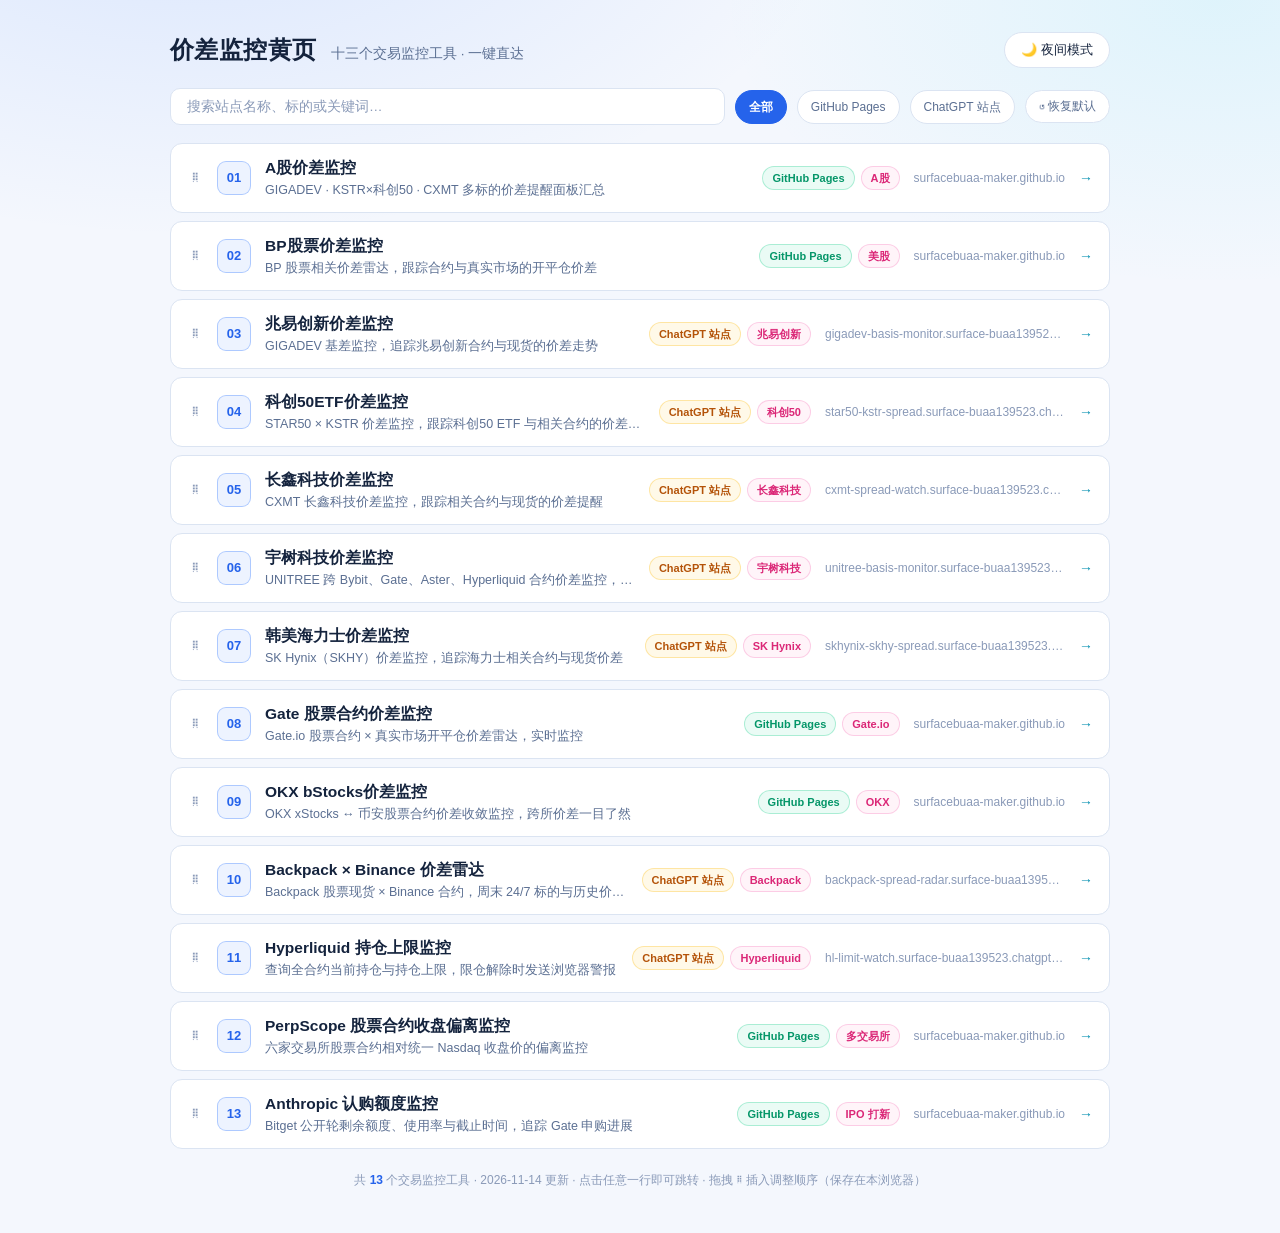
<file: index.html>
<!DOCTYPE html>
<html lang="zh-CN">
<head>
<meta charset="UTF-8">
<meta name="viewport" content="width=device-width, initial-scale=1.0">
<title>价差监控黄页 · Spread Monitor Directory</title>
<meta name="description" content="A股、Gate、OKX、Backpack、Hyperliquid、PerpScope、Anthropic 认购额度等十三个交易监控工具的一站式导航黄页。">
<style>
  :root {
    --bg: #0b0f17;
    --panel: #111a2b;
    --panel-hover: #182340;
    --border: #1f2c47;
    --text: #e9effc;
    --muted: #90a3c9;
    --faint: #5d6f92;
    --accent: #4f8cff;
    --cyan: #22d3ee;
    --green: #34d399;
    --amber: #fbbf24;
    --pink: #f472b6;
    --shadow: rgba(0,0,0,.35);
  }
  html[data-theme="light"] {
    --bg: #f4f7fd;
    --panel: #ffffff;
    --panel-hover: #eef3fc;
    --border: #dbe4f2;
    --text: #14233d;
    --muted: #5b6f92;
    --faint: #8a9ab8;
    --accent: #2563eb;
    --cyan: #0891b2;
    --green: #059669;
    --amber: #b45309;
    --pink: #db2777;
    --shadow: rgba(20,40,80,.10);
  }
  * { box-sizing: border-box; margin: 0; padding: 0; }
  body {
    font-family: "Segoe UI", "Microsoft YaHei", -apple-system, BlinkMacSystemFont, sans-serif;
    background:
      radial-gradient(1100px 600px at 15% -10%, rgba(79,140,255,.16), transparent 60%),
      radial-gradient(900px 520px at 95% 0%, rgba(34,211,238,.10), transparent 55%),
      var(--bg);
    color: var(--text);
    min-height: 100vh;
    line-height: 1.5;
  }
  .wrap { max-width: 980px; margin: 0 auto; padding: 32px 20px 44px; }
  header { display: flex; align-items: center; justify-content: space-between; gap: 16px; flex-wrap: wrap; margin-bottom: 20px; }
  header .title { display: flex; align-items: baseline; gap: 14px; flex-wrap: wrap; }
  header h1 { font-size: 24px; font-weight: 700; letter-spacing: .02em; }
  header .sub { color: var(--muted); font-size: 13.5px; }
  #themeBtn {
    cursor: pointer; font-size: 13px; color: var(--text);
    background: var(--panel); border: 1px solid var(--border); border-radius: 999px;
    padding: 8px 16px; transition: border-color .2s;
  }
  #themeBtn:hover { border-color: var(--accent); }
  .controls { display: flex; align-items: center; gap: 10px; flex-wrap: wrap; margin-bottom: 18px; }
  #search {
    flex: 1; min-width: 220px; padding: 10px 16px; border-radius: 10px;
    border: 1px solid var(--border); background: var(--panel); color: var(--text);
    font-size: 13.5px; outline: none; transition: border-color .2s, box-shadow .2s;
  }
  #search::placeholder { color: var(--faint); }
  #search:focus { border-color: var(--accent); box-shadow: 0 0 0 3px rgba(79,140,255,.16); }
  .pill {
    cursor: pointer; user-select: none; font-size: 12px; color: var(--muted);
    border: 1px solid var(--border); background: var(--panel);
    padding: 7px 13px; border-radius: 999px; transition: all .18s;
  }
  .pill:hover { color: var(--text); border-color: var(--accent); }
  .pill.active { color: #fff; background: var(--accent); border-color: var(--accent); font-weight: 600; }
  .list { display: flex; flex-direction: column; gap: 8px; }
  .row {
    display: flex; align-items: center; gap: 14px;
    background: var(--panel); border: 1px solid var(--border); border-radius: 12px;
    padding: 12px 16px; text-decoration: none; color: inherit;
    position: relative;
    transition: transform .15s, border-color .15s, background-color .15s, box-shadow .15s;
  }
  .row:hover { transform: translateY(-1px); border-color: var(--accent); background: var(--panel-hover); box-shadow: 0 6px 18px var(--shadow); }
  .row.hide { display: none; }
  .num {
    flex: none; width: 34px; height: 34px; display: flex; align-items: center; justify-content: center;
    font-size: 13px; font-weight: 700; color: var(--accent);
    border: 1px solid rgba(79,140,255,.4); border-radius: 9px; background: rgba(79,140,255,.10);
  }
  .drag {
    flex: none; cursor: grab; color: var(--faint); font-size: 15px; padding: 2px 4px;
    user-select: none; -webkit-user-select: none; touch-action: none;
  }
  .drag:hover { color: var(--accent); }
  .drag:active { cursor: grabbing; }
  .row.dragging { opacity: 0; pointer-events: none; }
  .row.drag-over { border-color: var(--accent); box-shadow: 0 0 0 2px rgba(79,140,255,.18); }
  .drag-placeholder {
    min-height: 69px; display: flex; align-items: center; justify-content: center;
    border: 2px dashed var(--accent); border-radius: 12px;
    background: rgba(79,140,255,.08); color: var(--accent);
    font-size: 12px; pointer-events: auto;
  }
  .drag-placeholder::after { content: '插入到这里'; }
  .mv { display: none; flex-direction: column; gap: 3px; flex: none; }
  .mv-btn {
    cursor: pointer; font-size: 10px; line-height: 1; padding: 3px 5px; text-align: center;
    color: var(--muted); background: var(--panel-hover); border: 1px solid var(--border); border-radius: 6px;
    user-select: none; -webkit-user-select: none;
  }
  .mv-btn:hover { color: var(--accent); border-color: var(--accent); }
  @media (hover: none) { .drag { display: none; } .mv { display: flex; } }
  .info { flex: 1; min-width: 0; }
  .info h2 { font-size: 15.5px; font-weight: 650; }
  .info .desc { color: var(--muted); font-size: 12.5px; margin-top: 2px; white-space: nowrap; overflow: hidden; text-overflow: ellipsis; }
  .badges { display: flex; gap: 6px; align-items: center; flex: none; }
  .badge, .tag { font-size: 11px; padding: 3px 9px; border-radius: 999px; font-weight: 600; white-space: nowrap; }
  .badge.gh { color: var(--green); background: rgba(52,211,153,.10); border: 1px solid rgba(52,211,153,.35); }
  .badge.cs { color: var(--amber); background: rgba(251,191,36,.10); border: 1px solid rgba(251,191,36,.35); }
  .tag { color: var(--pink); background: rgba(244,114,182,.08); border: 1px solid rgba(244,114,182,.30); }
  .host { flex: none; color: var(--faint); font-size: 12px; max-width: 240px; overflow: hidden; text-overflow: ellipsis; white-space: nowrap; }
  .go { flex: none; color: var(--cyan); font-size: 14px; font-weight: 700; }
  footer { text-align: center; color: var(--faint); font-size: 12px; margin-top: 22px; }
  #count { color: var(--accent); font-weight: 600; }
  @media (max-width: 720px) {
    .badges { display: none; }
    .host { display: none; }
  }
</style>
</head>
<body>
<div class="wrap">
  <header>
    <div class="title">
      <h1>价差监控黄页</h1>
      <span class="sub">十三个交易监控工具 · 一键直达</span>
    </div>
    <button id="themeBtn" type="button" aria-label="切换白天/夜间模式"></button>
  </header>

  <div class="controls">
    <input id="search" type="search" placeholder="搜索站点名称、标的或关键词…" autocomplete="off">
    <span class="pill active" data-filter="all">全部</span>
    <span class="pill" data-filter="gh">GitHub Pages</span>
    <span class="pill" data-filter="cs">ChatGPT 站点</span>
    <button id="resetOrder" class="pill" type="button" title="恢复为默认顺序">↺ 恢复默认</button>
  </div>

  <main class="list" id="list">
    <a class="row" href="https://surfacebuaa-maker.github.io/spread-monitor-summary/" target="_blank" rel="noopener"
       data-kw="a股 汇总 giga kstr 科创50 cxmt 长鑫 提醒面板 spread-monitor-summary github">
      <span class="num">01</span>
      <div class="info"><h2>A股价差监控</h2><p class="desc">GIGADEV · KSTR×科创50 · CXMT 多标的价差提醒面板汇总</p></div>
      <span class="badges"><span class="badge gh">GitHub Pages</span><span class="tag">A股</span></span>
      <span class="host">surfacebuaa-maker.github.io</span>
      <span class="go">→</span>
    </a>

    <a class="row" href="https://surfacebuaa-maker.github.io/arb-spread-radar/" target="_blank" rel="noopener"
       data-kw="bp 股票 价差雷达 arb spread radar github">
      <span class="num">02</span>
      <div class="info"><h2>BP股票价差监控</h2><p class="desc">BP 股票相关价差雷达，跟踪合约与真实市场的开平仓价差</p></div>
      <span class="badges"><span class="badge gh">GitHub Pages</span><span class="tag">美股</span></span>
      <span class="host">surfacebuaa-maker.github.io</span>
      <span class="go">→</span>
    </a>

    <a class="row" href="https://gigadev-basis-monitor.surface-buaa139523.chatgpt.site" target="_blank" rel="noopener"
       data-kw="兆易创新 giga gigadev 基差 basis monitor chatgpt">
      <span class="num">03</span>
      <div class="info"><h2>兆易创新价差监控</h2><p class="desc">GIGADEV 基差监控，追踪兆易创新合约与现货的价差走势</p></div>
      <span class="badges"><span class="badge cs">ChatGPT 站点</span><span class="tag">兆易创新</span></span>
      <span class="host">gigadev-basis-monitor.surface-buaa139523.chatgpt.site</span>
      <span class="go">→</span>
    </a>

    <a class="row" href="https://star50-kstr-spread.surface-buaa139523.chatgpt.site" target="_blank" rel="noopener"
       data-kw="科创50 etf kstr star50 价差 spread chatgpt">
      <span class="num">04</span>
      <div class="info"><h2>科创50ETF价差监控</h2><p class="desc">STAR50 × KSTR 价差监控，跟踪科创50 ETF 与相关合约的价差变化</p></div>
      <span class="badges"><span class="badge cs">ChatGPT 站点</span><span class="tag">科创50</span></span>
      <span class="host">star50-kstr-spread.surface-buaa139523.chatgpt.site</span>
      <span class="go">→</span>
    </a>

    <a class="row" href="https://cxmt-spread-watch.surface-buaa139523.chatgpt.site" target="_blank" rel="noopener"
       data-kw="长鑫科技 cxmt 价差 watch 监控 chatgpt">
      <span class="num">05</span>
      <div class="info"><h2>长鑫科技价差监控</h2><p class="desc">CXMT 长鑫科技价差监控，跟踪相关合约与现货的价差提醒</p></div>
      <span class="badges"><span class="badge cs">ChatGPT 站点</span><span class="tag">长鑫科技</span></span>
      <span class="host">cxmt-spread-watch.surface-buaa139523.chatgpt.site</span>
      <span class="go">→</span>
    </a>

    <a class="row" href="https://unitree-basis-monitor.surface-buaa139523.chatgpt.site/" target="_blank" rel="noopener"
       data-kw="宇树科技 宇树 unitree 价差 基差 basis monitor bybit gate aster hyperliquid hl pre-ipo 上市 chatgpt">
      <span class="num">06</span>
      <div class="info"><h2>宇树科技价差监控</h2><p class="desc">UNITREE 跨 Bybit、Gate、Aster、Hyperliquid 合约价差监控，预留上市现货接入</p></div>
      <span class="badges"><span class="badge cs">ChatGPT 站点</span><span class="tag">宇树科技</span></span>
      <span class="host">unitree-basis-monitor.surface-buaa139523.chatgpt.site</span>
      <span class="go">→</span>
    </a>

    <a class="row" href="https://skhynix-skhy-spread.surface-buaa139523.chatgpt.site" target="_blank" rel="noopener"
       data-kw="韩美海力士 sk hynix skhy 价差 spread chatgpt">
      <span class="num">07</span>
      <div class="info"><h2>韩美海力士价差监控</h2><p class="desc">SK Hynix（SKHY）价差监控，追踪海力士相关合约与现货价差</p></div>
      <span class="badges"><span class="badge cs">ChatGPT 站点</span><span class="tag">SK Hynix</span></span>
      <span class="host">skhynix-skhy-spread.surface-buaa139523.chatgpt.site</span>
      <span class="go">→</span>
    </a>

    <a class="row" href="https://surfacebuaa-maker.github.io/gate-spread-radar/" target="_blank" rel="noopener"
       data-kw="gate 股票合约 价差雷达 gate-spread-radar github">
      <span class="num">08</span>
      <div class="info"><h2>Gate 股票合约价差监控</h2><p class="desc">Gate.io 股票合约 × 真实市场开平仓价差雷达，实时监控</p></div>
      <span class="badges"><span class="badge gh">GitHub Pages</span><span class="tag">Gate.io</span></span>
      <span class="host">surfacebuaa-maker.github.io</span>
      <span class="go">→</span>
    </a>

    <a class="row" href="https://surfacebuaa-maker.github.io/sf-spread-monitor/" target="_blank" rel="noopener"
       data-kw="okx bstocks 币安 股票合约 收敛 sf spread monitor github">
      <span class="num">09</span>
      <div class="info"><h2>OKX bStocks价差监控</h2><p class="desc">OKX xStocks ↔ 币安股票合约价差收敛监控，跨所价差一目了然</p></div>
      <span class="badges"><span class="badge gh">GitHub Pages</span><span class="tag">OKX</span></span>
      <span class="host">surfacebuaa-maker.github.io</span>
      <span class="go">→</span>
    </a>
    <a class="row" href="https://backpack-spread-radar.surface-buaa139523.chatgpt.site" target="_blank" rel="noopener"
       data-kw="backpack binance 股票 现货 合约 价差 雷达 spcx mu sndk skhy 历史 k线 周末 24/7 chatgpt">
      <span class="num">10</span>
      <div class="info"><h2>Backpack × Binance 价差雷达</h2><p class="desc">Backpack 股票现货 × Binance 合约，周末 24/7 标的与历史价差监控</p></div>
      <span class="badges"><span class="badge cs">ChatGPT 站点</span><span class="tag">Backpack</span></span>
      <span class="host">backpack-spread-radar.surface-buaa139523.chatgpt.site</span>
      <span class="go">→</span>
    </a>

    <a class="row" href="https://hl-limit-watch.surface-buaa139523.chatgpt.site/" target="_blank" rel="noopener"
       data-kw="hyperliquid hl ace 合约 oi open interest 持仓 上限 限仓 解除 警报 limit watch chatgpt">
      <span class="num">11</span>
      <div class="info"><h2>Hyperliquid 持仓上限监控</h2><p class="desc">查询全合约当前持仓与持仓上限，限仓解除时发送浏览器警报</p></div>
      <span class="badges"><span class="badge cs">ChatGPT 站点</span><span class="tag">Hyperliquid</span></span>
      <span class="host">hl-limit-watch.surface-buaa139523.chatgpt.site</span>
      <span class="go">→</span>
    </a>

    <a class="row" href="https://surfacebuaa-maker.github.io/perpscope-stock-monitor/" target="_blank" rel="noopener"
       data-kw="perpscope 股票合约 收盘 偏离 nasdaq binance bitget gate bybit okx hyperliquid github">
      <span class="num">12</span>
      <div class="info"><h2>PerpScope 股票合约收盘偏离监控</h2><p class="desc">六家交易所股票合约相对统一 Nasdaq 收盘价的偏离监控</p></div>
      <span class="badges"><span class="badge gh">GitHub Pages</span><span class="tag">多交易所</span></span>
      <span class="host">surfacebuaa-maker.github.io</span>
      <span class="go">→</span>
    </a>

    <a class="row" href="https://surfacebuaa-maker.github.io/spread-yellow-pages/anthropic/" target="_blank" rel="noopener"
       data-kw="anthropic ant rant claude ipo 打新 认购 申购 额度 上限 余量 bitget gate 公开轮 利息 github">
      <span class="num">13</span>
      <div class="info"><h2>Anthropic 认购额度监控</h2><p class="desc">Bitget 公开轮剩余额度、使用率与截止时间，追踪 Gate 申购进展</p></div>
      <span class="badges"><span class="badge gh">GitHub Pages</span><span class="tag">IPO 打新</span></span>
      <span class="host">surfacebuaa-maker.github.io</span>
      <span class="go">→</span>
    </a>

  </main>

  <footer>共 <span id="count">13</span> 个交易监控工具 · 2026-11-14 更新 · 点击任意一行即可跳转 · 拖拽 ⠿ 插入调整顺序（保存在本浏览器）</footer>
</div>

<script>
  const root = document.documentElement;
  const themeBtn = document.getElementById('themeBtn');
  const savedTheme = localStorage.getItem('spread-yp-theme');
  const prefersLight = window.matchMedia('(prefers-color-scheme: light)').matches;
  root.dataset.theme = savedTheme || (prefersLight ? 'light' : 'dark');

  function paint() {
    const isDark = root.dataset.theme === 'dark';
    themeBtn.textContent = isDark ? '☀️ 白天模式' : '🌙 夜间模式';
  }
  themeBtn.addEventListener('click', () => {
    root.dataset.theme = root.dataset.theme === 'dark' ? 'light' : 'dark';
    localStorage.setItem('spread-yp-theme', root.dataset.theme);
    paint();
  });
  paint();

  const rows = Array.from(document.querySelectorAll('.row'));
  const list = document.getElementById('list');
  const orderKey = 'spread-yp-order';
  let dragSource = null;
  let dragOriginalNext = null;
  let dragPlaceholder = null;
  let dragHandle = null;
  let dragPointerId = null;
  let dragSourceStyle = '';

  function clearDropIndicators() {
    rows.forEach(x => x.classList.remove('drag-over'));
  }
  function movePlaceholderByY(clientY) {
    if (!dragPlaceholder || !dragSource) return;
    const candidates = rows.filter(r => r !== dragSource && !r.classList.contains('hide'));
    const target = candidates.find(r => {
      const rect = r.getBoundingClientRect();
      return clientY < rect.top + rect.height / 2;
    });
    const anchor = target || null;
    if (anchor !== dragPlaceholder) list.insertBefore(dragPlaceholder, anchor);
    clearDropIndicators();
    if (target) target.classList.add('drag-over');
  }
  function finishDrag(committed) {
    clearDropIndicators();
    const source = dragSource;
    const placeholder = dragPlaceholder;
    if (!source) return;
    if (committed && placeholder && placeholder.parentNode === list) {
      list.insertBefore(source, placeholder);
    } else if (!committed) {
      if (dragOriginalNext && dragOriginalNext.parentNode === list) list.insertBefore(source, dragOriginalNext);
      else list.appendChild(source);
    }
    if (placeholder && placeholder.parentNode) placeholder.remove();
    source.style.cssText = dragSourceStyle;
    source.classList.remove('dragging');
    if (dragHandle && dragPointerId !== null) {
      try { dragHandle.releasePointerCapture(dragPointerId); } catch (err) {}
    }
    dragSource = null;
    dragOriginalNext = null;
    dragPlaceholder = null;
    dragHandle = null;
    dragPointerId = null;
    dragSourceStyle = '';
  }
  function commitDrag() {
    if (!dragSource || !dragPlaceholder) return;
    list.insertBefore(dragSource, dragPlaceholder);
    syncRows();
    renumber();
    saveOrder();
    apply();
    finishDrag(true);
  }

  function renumber() {
    rows.forEach((r, i) => {
      const n = r.querySelector('.num');
      if (n) n.textContent = String(i + 1).padStart(2, '0');
    });
  }
  function syncRows() {
    rows.length = 0;
    Array.prototype.push.apply(rows, Array.from(list.querySelectorAll('.row')));
  }
  function saveOrder() {
    localStorage.setItem(orderKey, JSON.stringify(rows.map(r => r.href)));
  }
  function applyOrder(saved) {
    if (!Array.isArray(saved) || !saved.length) return;
    const byHref = new Map(rows.map(r => [r.href, r]));
    saved.forEach(h => { const el = byHref.get(h); if (el) list.appendChild(el); });
    syncRows();
    renumber();
  }
  function moveRow(r, dir) {
    const i = rows.indexOf(r), j = i + dir;
    if (i < 0 || j < 0 || j >= rows.length) return;
    list.insertBefore(rows[i], dir < 0 ? rows[j] : rows[j].nextSibling);
    syncRows();
    renumber();
    saveOrder();
    apply();
  }

  rows.forEach(r => {
    const h = document.createElement('span');
    h.className = 'drag'; h.title = '拖拽插入调整顺序'; h.textContent = '⠿';
    h.setAttribute('role', 'button');
    r.insertBefore(h, r.firstChild);
    const mv = document.createElement('span');
    mv.className = 'mv';
    mv.innerHTML = '<span class="mv-btn mv-up" role="button" title="上移">↑</span><span class="mv-btn mv-down" role="button" title="下移">↓</span>';
    r.insertBefore(mv, r.firstChild);

    h.addEventListener('pointerdown', e => {
      if (e.pointerType === 'mouse' && e.button !== 0) return;
      e.preventDefault();
      e.stopPropagation();
      dragSource = r;
      dragOriginalNext = r.nextElementSibling;
      dragHandle = h;
      dragPointerId = e.pointerId;
      dragSourceStyle = r.style.cssText;
      const rect = r.getBoundingClientRect();
      dragPlaceholder = document.createElement('div');
      dragPlaceholder.className = 'drag-placeholder';
      dragPlaceholder.style.height = `${rect.height}px`;
      list.insertBefore(dragPlaceholder, r);
      r.classList.add('dragging');
      r.style.cssText = `${dragSourceStyle}; position: fixed; left: -100000px; top: -100000px; width: ${rect.width}px; pointer-events: none; opacity: 0;`;
      try { h.setPointerCapture(e.pointerId); } catch (err) {}
      movePlaceholderByY(e.clientY);
    });
    h.addEventListener('pointermove', e => {
      if (dragSource !== r || dragPointerId !== e.pointerId) return;
      e.preventDefault();
      movePlaceholderByY(e.clientY);
    });
    h.addEventListener('pointerup', e => {
      if (dragSource !== r || dragPointerId !== e.pointerId) return;
      e.preventDefault();
      commitDrag();
    });
    h.addEventListener('pointercancel', () => {
      if (dragSource === r) finishDrag(false);
    });
    h.addEventListener('lostpointercapture', e => {
      if (dragSource === r && dragPointerId === e.pointerId) finishDrag(false);
    });
    h.addEventListener('click', e => {
      e.preventDefault();
      e.stopPropagation();
    });
    const up = r.querySelector('.mv-up'), down = r.querySelector('.mv-down');
    if (up) up.addEventListener('click', e => { e.preventDefault(); e.stopPropagation(); moveRow(r, -1); });
    if (down) down.addEventListener('click', e => { e.preventDefault(); e.stopPropagation(); moveRow(r, 1); });
  });

  applyOrder(JSON.parse(localStorage.getItem(orderKey) || 'null'));
  document.getElementById('resetOrder').addEventListener('click', () => {
    localStorage.removeItem(orderKey);
    location.reload();
  });

  const search = document.getElementById('search');
  const count = document.getElementById('count');
  const pills = Array.from(document.querySelectorAll('.pill'));
  let activeFilter = 'all';

  function apply() {
    const q = search.value.trim().toLowerCase();
    let shown = 0;
    rows.forEach(r => {
      const okFilter = activeFilter === 'all' || r.dataset.kw.includes(activeFilter === 'gh' ? 'github' : 'chatgpt');
      const okQuery = !q || r.dataset.kw.toLowerCase().includes(q);
      const visible = okFilter && okQuery;
      r.classList.toggle('hide', !visible);
      if (visible) shown++;
    });
    count.textContent = shown;
  }

  search.addEventListener('input', apply);
  pills.forEach(p => p.addEventListener('click', () => {
    pills.forEach(x => x.classList.remove('active'));
    p.classList.add('active');
    activeFilter = p.dataset.filter;
    apply();
  }));
  apply();
</script>
</body>
</html>
</file>
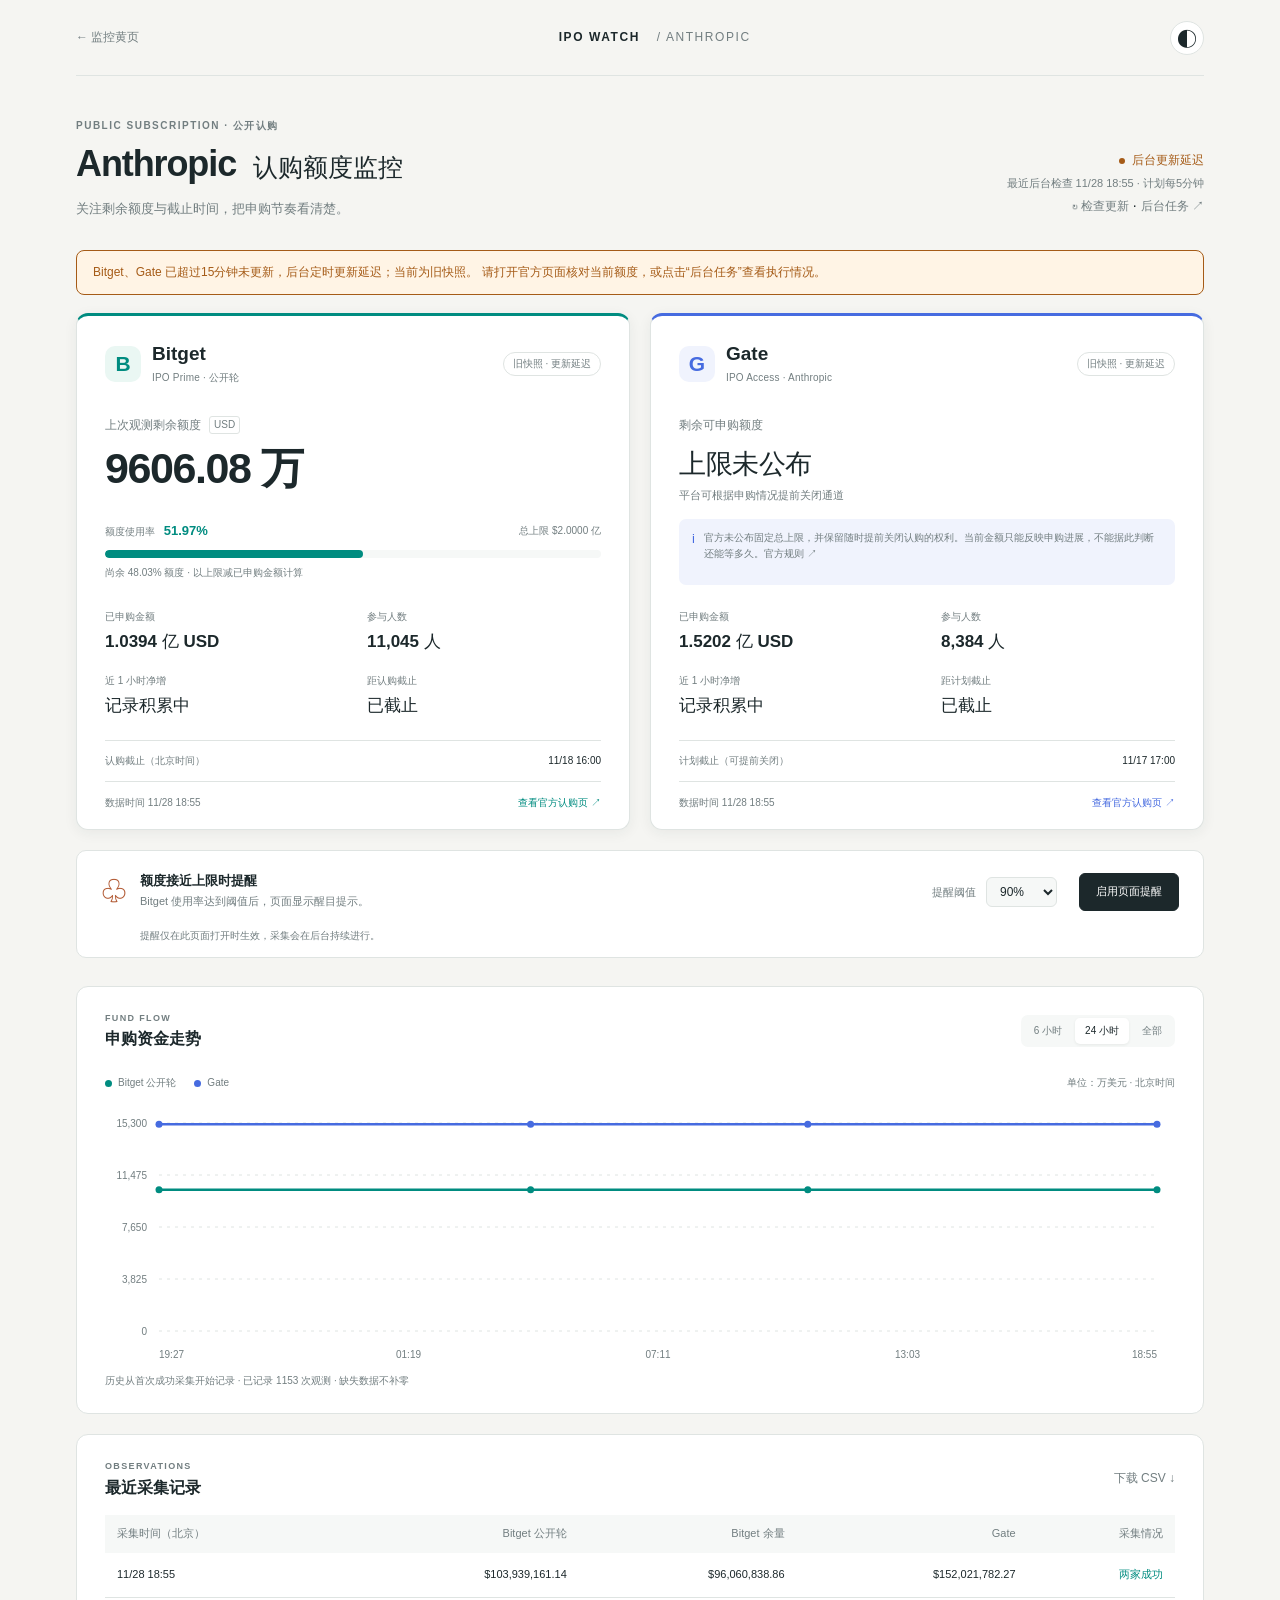
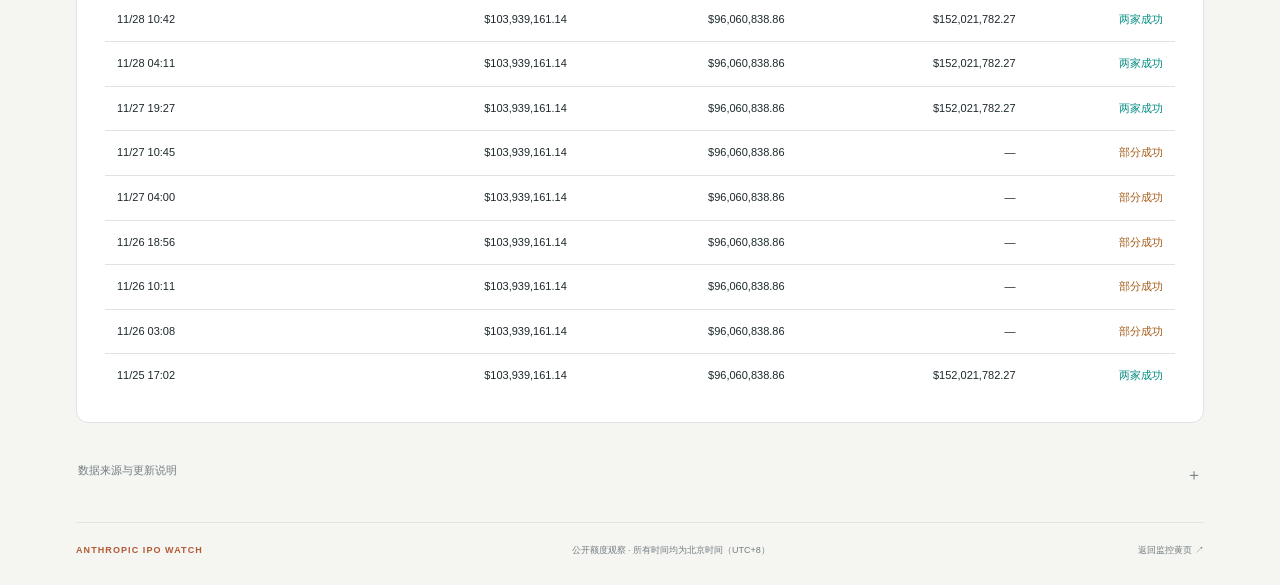
<file: anthropic/index.html>
<!doctype html>
<html lang="zh-CN">
<head>
  <meta charset="utf-8">
  <meta name="viewport" content="width=device-width,initial-scale=1">
  <meta name="color-scheme" content="light dark">
  <meta name="description" content="关注 Bitget 公开轮与 Gate 的 Anthropic 认购额度、剩余空间和截止时间，每约 5 分钟采集公开统计。">
  <title>Anthropic 认购额度监控</title>
  <link rel="stylesheet" href="style.css">
  <script src="app.js" defer></script>
</head>
<body>
  <div class="shell">
    <nav class="topbar" aria-label="站点导航">
      <a class="back" href="../">← 监控黄页</a>
      <span class="navmark">IPO WATCH <span>/ ANTHROPIC</span></span>
      <button id="theme" class="icon-button" type="button" aria-label="切换明暗模式">◐</button>
    </nav>
    <header class="page-header">
      <div><p class="eyebrow">PUBLIC SUBSCRIPTION · 公开认购</p><h1>Anthropic<span>认购额度监控</span></h1><p class="intro">关注剩余额度与截止时间，把申购节奏看清楚。</p></div>
      <div class="update-box"><span id="health" class="status pending"><i></i>正在读取数据</span><p id="checked-at">读取最新采集结果…</p><button id="refresh" class="text-button" type="button" title="读取最新发布的快照，不会立即触发后台采集">↻ 检查更新</button> · <a class="text-button" href="https://github.com/surfacebuaa-maker/spread-yellow-pages/actions/workflows/anthropic-monitor.yml" target="_blank" rel="noopener noreferrer">后台任务 ↗</a></div>
    </header>

    <div id="notice" class="notice" role="status" aria-live="polite" hidden></div>
    <main>
      <section class="platforms" aria-label="平台额度与截止时间">
        <article class="platform bitget" id="bitget-card">
          <div class="card-heading"><div class="brand"><span class="brand-icon">B</span><div><h2>Bitget</h2><p>IPO Prime · 公开轮</p></div></div><span id="bitget-status" class="round-tag">读取中</span></div>
          <div class="primary-label" id="remaining-label">剩余可申购额度 <span>USD</span></div>
          <div class="hero-number" id="remaining">—</div>
          <div class="capacity-line"><span>额度使用率 <strong id="utilization">—</strong></span><span id="cap-label">总上限 —</span></div>
          <div class="capacity-track" role="progressbar" aria-label="Bitget 公开轮额度使用率" aria-valuemin="0" aria-valuemax="100" aria-valuenow="0" id="capacity"><div id="capacity-fill"></div></div>
          <div id="capacity-caption" class="capacity-caption">等待最新额度信息</div>
          <div class="stats-grid"><div><span>已申购金额</span><strong id="bitget-amount">—</strong></div><div><span>参与人数</span><strong id="bitget-people">—</strong></div><div><span>近 1 小时净增</span><strong id="bitget-hour">—</strong></div><div><span>距认购截止</span><strong id="bitget-countdown">—</strong></div></div>
          <div class="deadline"><span>认购截止（北京时间）</span><strong id="bitget-end">—</strong></div>
          <div class="card-bottom"><span id="bitget-observed">数据时间 —</span><a href="https://www.bitget.com/spotlight/ipo-prime" target="_blank" rel="noopener noreferrer">查看官方认购页 ↗</a></div>
        </article>

        <article class="platform gate" id="gate-card">
          <div class="card-heading"><div class="brand"><span class="brand-icon">G</span><div><h2>Gate</h2><p>IPO Access · Anthropic</p></div></div><span id="gate-status" class="round-tag">读取中</span></div>
          <div class="primary-label">剩余可申购额度</div>
          <div class="unknown-cap">上限未公布<span>平台可根据申购情况提前关闭通道</span></div>
          <div class="unknown-note"><span>i</span><p>官方未公布固定总上限，并保留随时提前关闭认购的权利。当前金额只能反映申购进展，不能据此判断还能等多久。<a href="https://www.gate.com/zh/announcements/article/102736" target="_blank" rel="noopener noreferrer">官方规则 ↗</a></p></div>
          <div class="stats-grid"><div><span>已申购金额</span><strong id="gate-amount">—</strong></div><div><span>参与人数</span><strong id="gate-people">—</strong></div><div><span>近 1 小时净增</span><strong id="gate-hour">—</strong></div><div><span>距计划截止</span><strong id="gate-countdown">—</strong></div></div>
          <div class="deadline"><span>计划截止（可提前关闭）</span><strong id="gate-end">—</strong></div>
          <div class="card-bottom"><span id="gate-observed">数据时间 —</span><a href="https://www.gate.com/ipos/ipo-access/anthropic-ipo-access/69" target="_blank" rel="noopener noreferrer">查看官方认购页 ↗</a></div>
        </article>
      </section>

      <section class="alert-panel" aria-labelledby="alert-title"><div class="alert-copy"><span class="bell">♧</span><div><h2 id="alert-title">额度接近上限时提醒</h2><p>Bitget 使用率达到阈值后，页面显示醒目提示。</p></div></div><label class="threshold-label" for="threshold">提醒阈值 <select id="threshold"><option value="80">80%</option><option value="90" selected>90%</option><option value="95">95%</option><option value="98">98%</option><option value="100">100%</option></select></label><button id="enable-alert" class="button" type="button" aria-pressed="false">启用页面提醒</button><p class="alert-footnote" id="alert-detail">提醒仅在此页面打开时生效，采集会在后台持续进行。</p></section>

      <section class="chart-panel" aria-labelledby="chart-title"><div class="section-heading"><div><p class="eyebrow">FUND FLOW</p><h2 id="chart-title">申购资金走势</h2></div><div class="ranges" role="group" aria-label="走势时间范围"><button type="button" data-range="6">6 小时</button><button type="button" data-range="24" class="selected" aria-pressed="true">24 小时</button><button type="button" data-range="0">全部</button></div></div><div class="chart-legend"><span><i class="bitget-dot"></i>Bitget 公开轮</span><span><i class="gate-dot"></i>Gate</span><span class="chart-unit">单位：万美元 · 北京时间</span></div><div id="chart" class="chart" role="img" aria-label="两家平台的累计申购金额走势"></div><p id="chart-caption" class="panel-caption">历史从首次采集开始记录。</p></section>

      <section class="history-panel" aria-labelledby="history-title"><div class="section-heading"><div><p class="eyebrow">OBSERVATIONS</p><h2 id="history-title">最近采集记录</h2></div><button id="export" class="text-button" type="button" disabled>下载 CSV ↓</button></div><div class="table-scroll"><table><thead><tr><th>采集时间（北京）</th><th>Bitget 公开轮</th><th>Bitget 余量</th><th>Gate</th><th>采集情况</th></tr></thead><tbody id="history"><tr><td colspan="5" class="empty">正在读取历史记录…</td></tr></tbody></table></div></section>

      <details class="method"><summary>数据来源与更新说明 <span>＋</span></summary><div><p>后台约每 5 分钟采集一次，GitHub 调度和网站发布可能有延迟；页面每 60 秒检查一次已发布数据。“检查更新”会读取最新采集结果，不会立即触发交易所抓取。</p><p>Bitget 仅读取公开轮的总投入金额与总认购上限。余量＝上限－已投入金额；总认购上限不代表最终获配额度。Gate 若未公开总上限，不估算余量，也不显示满额百分比。</p><p>数据超过 15 分钟未更新会标记延迟。抓取失败时保留上次成功值与原始数据时间，历史缺失不补零。近 1 小时净增仅在有接近 1 小时的有效观测时显示。</p><p>资金可能集中在最后阶段进入；页面余额与截止时间以官方最新规则为准。请在提交认购前打开官方页面核对可用额度。</p><a href="https://github.com/surfacebuaa-maker/spread-yellow-pages/actions/workflows/anthropic-monitor.yml" target="_blank" rel="noopener noreferrer">查看后台采集运行记录 ↗</a></div></details>
    </main>
    <footer><span>ANTHROPIC IPO WATCH</span><span>公开额度观察 · 所有时间均为北京时间（UTC+8）</span><a href="../">返回监控黄页 ↗</a></footer>
  </div>
</body>
</html>
</file>
<file: anthropic/style.css>
:root{color-scheme:light;--bg:#f5f5f2;--panel:#fff;--ink:#1c282b;--muted:#727e80;--line:#dfe4e2;--soft:#f6f8f7;--teal:#008c80;--teal-soft:#eaf7f3;--blue:#466be0;--blue-soft:#f0f3fd;--orange:#b25b35;--warning:#a55b17;--warning-bg:#fff4e5;--red:#be4141;--shadow:0 3px 14px #182f2910}
html[data-theme=dark]{color-scheme:dark;--bg:#11191c;--panel:#182226;--ink:#e6eeeb;--muted:#94a5a4;--line:#2b3c3e;--soft:#1d2b2e;--teal:#57d2be;--teal-soft:#1d3432;--blue:#96aeff;--blue-soft:#242d43;--orange:#e8a386;--warning:#efb46f;--warning-bg:#392d21;--red:#f38e8e;--shadow:none}
*{box-sizing:border-box}body{margin:0;background:var(--bg);color:var(--ink);font-family:-apple-system,BlinkMacSystemFont,"Segoe UI","PingFang SC","Microsoft YaHei",sans-serif;font-size:14px;line-height:1.6;font-variant-numeric:tabular-nums}button,select{font:inherit}button,a,select{-webkit-tap-highlight-color:transparent}a{color:inherit;text-decoration:none}button{cursor:pointer}button:disabled{cursor:wait;opacity:.55}button:focus-visible,a:focus-visible,select:focus-visible,summary:focus-visible{outline:3px solid var(--orange);outline-offset:4px}button,select{color:var(--ink)}.shell{max-width:1200px;padding:0 36px;margin:auto}.topbar{height:76px;display:flex;align-items:center;justify-content:space-between;border-bottom:1px solid var(--line);font-size:12px}.back{color:var(--muted)}.back:hover{color:var(--teal)}.navmark{font-weight:750;letter-spacing:.13em}.navmark span{font-weight:400;color:var(--muted);margin-left:12px}.icon-button{width:34px;height:34px;border:1px solid var(--line);border-radius:50%;background:var(--panel);font-size:20px}.page-header{display:flex;align-items:flex-end;justify-content:space-between;gap:24px;padding:42px 0 30px}.eyebrow{font-size:10px;letter-spacing:.15em;color:var(--muted);font-weight:650;margin:0 0 8px}h1{font-size:36px;line-height:1.2;letter-spacing:-1.1px;font-weight:650;margin:0}h1 span{font-size:25px;letter-spacing:0;margin-left:17px;font-weight:480}.intro{color:var(--muted);margin:14px 0 0;font-size:13px}.update-box{text-align:right;flex-shrink:0}.status{display:inline-flex;gap:7px;align-items:center;font-size:12px;color:var(--teal)}.status i{width:6px;height:6px;background:currentColor;border-radius:50%}.status.pending,.status.warning{color:var(--warning)}.update-box p{font-size:11px;color:var(--muted);margin:5px 0 0}.text-button{background:none;border:0;padding:4px 0;color:var(--muted);font-size:12px}.text-button:hover{color:var(--teal)}.notice{border:1px solid var(--warning);border-radius:8px;padding:12px 16px;margin-bottom:18px;background:var(--warning-bg);color:var(--warning);font-size:12px}.notice.critical{color:var(--red);border-color:var(--red)}.platforms{display:grid;grid-template-columns:1fr 1fr;gap:20px}.platform{background:var(--panel);border:1px solid var(--line);border-top:3px solid var(--teal);border-radius:12px;padding:26px 28px 18px;box-shadow:var(--shadow)}.platform.gate{border-top-color:var(--blue)}.card-heading{display:flex;justify-content:space-between;align-items:center;margin-bottom:30px}.brand{display:flex;align-items:center;gap:11px}.brand-icon{display:flex;align-items:center;justify-content:center;width:36px;height:36px;border-radius:10px;background:var(--teal-soft);color:var(--teal);font-size:21px;font-weight:750}.gate .brand-icon{background:var(--blue-soft);color:var(--blue)}h2{font-size:16px;font-weight:650;line-height:1.3;margin:0}.brand h2{font-size:19px}.brand p{margin:3px 0 0;color:var(--muted);font-size:10px;letter-spacing:.02em}.round-tag{font-size:10px;border:1px solid var(--line);border-radius:20px;padding:3px 9px;color:var(--muted)}.round-tag.active{background:var(--teal-soft);border-color:transparent;color:var(--teal)}.primary-label{font-size:12px;color:var(--muted);display:flex;align-items:center;gap:8px}.primary-label>span{font-size:10px;border:1px solid var(--line);padding:0 4px;border-radius:3px}.hero-number{font-size:43px;font-weight:650;letter-spacing:-1.4px;line-height:1.2;margin:8px 0 26px}.hero-number small{font-size:20px;letter-spacing:0;margin-left:5px;font-weight:500}.capacity-line{display:flex;align-items:center;justify-content:space-between;font-size:10px;color:var(--muted)}.capacity-line strong{color:var(--teal);font-size:13px;margin-left:6px}.capacity-track{height:8px;border-radius:10px;background:var(--soft);overflow:hidden;margin:9px 0 7px}.capacity-track>div{width:0;height:100%;border-radius:10px;background:var(--teal);transition:width .5s}.capacity-track.warning>div{background:var(--warning)}.capacity-track.full>div{background:var(--red)}.capacity-caption{font-size:10px;color:var(--muted);min-height:18px}.stats-grid{display:grid;grid-template-columns:1fr 1fr;gap:18px 28px;margin:26px 0 22px}.stats-grid>div{min-width:0}.stats-grid span{display:block;color:var(--muted);font-size:10px;margin-bottom:4px}.stats-grid strong{font-size:17px;font-weight:550;line-height:1.5;display:block}.stats-grid strong small{font-size:11px;margin-left:3px;font-weight:450;color:var(--muted)}.deadline{display:flex;justify-content:space-between;gap:8px;padding:12px 0;border-top:1px solid var(--line);font-size:10px;color:var(--muted)}.deadline strong{font-weight:500;color:var(--ink)}.card-bottom{display:flex;justify-content:space-between;gap:5px;border-top:1px solid var(--line);padding-top:13px;color:var(--muted);font-size:10px}.card-bottom a{color:var(--teal);white-space:nowrap}.gate .card-bottom a{color:var(--blue)}.unknown-cap{font-size:27px;letter-spacing:-.4px;font-weight:550;margin:11px 0 16px;line-height:1.4}.unknown-cap span{display:block;font-size:11px;color:var(--muted);font-weight:400;letter-spacing:0;margin-top:4px}.unknown-note{display:flex;align-items:flex-start;gap:9px;background:var(--blue-soft);border-radius:7px;padding:11px 13px;min-height:66px;color:var(--muted);font-size:10px}.unknown-note p{margin:0}.unknown-note>span{color:var(--blue);font-size:13px;line-height:1.4}.gate .stats-grid{margin-top:24px}.alert-panel{display:flex;align-items:center;gap:22px;flex-wrap:wrap;background:var(--panel);border:1px solid var(--line);border-radius:10px;padding:20px 24px 13px;margin:20px 0 28px}.alert-copy{display:flex;align-items:center;gap:13px;flex:1}.bell{font-size:26px;color:var(--orange)}.alert-copy h2{font-size:13px}.alert-copy p{font-size:11px;color:var(--muted);margin:3px 0 0}.threshold-label{font-size:11px;white-space:nowrap;color:var(--muted)}select{border:1px solid var(--line);border-radius:6px;background:var(--soft);padding:6px 9px;margin-left:7px;font-size:12px}.button{border:1px solid var(--ink);background:var(--ink);color:var(--panel);padding:9px 16px;border-radius:6px;font-size:11px}.button[aria-pressed=true]{background:var(--teal-soft);border-color:var(--teal);color:var(--teal)}.alert-footnote{flex-basis:100%;font-size:10px;color:var(--muted);padding-left:39px;margin:-7px 0 0}.chart-panel,.history-panel{background:var(--panel);border:1px solid var(--line);border-radius:12px;padding:24px 28px;margin-bottom:20px}.section-heading{display:flex;align-items:center;justify-content:space-between;gap:14px}.section-heading .eyebrow{font-size:9px;margin-bottom:4px}.section-heading h2{font-size:16px}.ranges{display:flex;gap:3px;padding:3px;background:var(--soft);border-radius:7px}.ranges button{font-size:10px;background:transparent;border:0;padding:5px 10px;border-radius:5px;color:var(--muted)}.ranges button.selected{background:var(--panel);color:var(--ink);box-shadow:0 1px 3px #17251d12}.chart-legend{display:flex;gap:18px;margin-top:25px;color:var(--muted);font-size:10px;align-items:center}.chart-legend>span{display:flex;align-items:center;gap:6px}.chart-legend i{display:inline-block;width:7px;height:7px;border-radius:50%}.bitget-dot{background:var(--teal)}.gate-dot{background:var(--blue)}.chart-unit{margin-left:auto}.chart{height:265px;margin-top:10px;position:relative}.chart svg{display:block;width:100%;height:100%;overflow:visible}.chart text{font-family:inherit;font-size:10px;fill:var(--muted)}.chart .gridline{stroke:var(--line);stroke-dasharray:3 5}.chart-empty{height:100%;display:flex;justify-content:center;align-items:center;flex-direction:column;color:var(--muted);font-size:12px;gap:7px}.chart-empty b{color:var(--ink);font-size:14px;font-weight:500}.panel-caption{margin:7px 0 0;color:var(--muted);font-size:10px}.table-scroll{overflow-x:auto;margin-top:17px}table{width:100%;border-collapse:collapse;text-align:left;font-size:11px;white-space:nowrap}th{font-weight:450;color:var(--muted);background:var(--soft);padding:10px 12px}td{padding:13px 12px;border-bottom:1px solid var(--line)}tbody tr:last-child td{border-bottom:0}th:not(:first-child),td:not(:first-child){text-align:right}td .ok{color:var(--teal)}td .partial{color:var(--warning)}td.empty{text-align:center!important;color:var(--muted);padding:30px}.method{padding:4px 2px 24px;margin-top:25px;color:var(--muted);font-size:11px}.method summary{cursor:pointer;list-style:none;display:flex;justify-content:space-between;padding:10px 0}.method summary::-webkit-details-marker{display:none}.method summary>span{font-size:16px}.method>div{max-width:850px;padding-bottom:10px}.method p{margin:10px 0}.method a{color:var(--teal)}footer{display:flex;justify-content:space-between;align-items:center;gap:16px;flex-wrap:wrap;border-top:1px solid var(--line);padding:20px 0 28px;color:var(--muted);font-size:9px}footer>span:first-child{font-weight:650;letter-spacing:.12em;color:var(--orange)}[hidden]{display:none!important}
@media(min-width:901px){.gate{display:flex;flex-direction:column}.gate .unknown-note{flex:1}.gate .card-bottom{margin-top:auto}}
@media(max-width:900px){.shell{padding:0 22px}.page-header{padding-top:30px}h1{font-size:30px}h1 span{display:block;font-size:22px;margin:6px 0 0}.platform{padding:22px 22px 16px}.hero-number{font-size:35px}.alert-panel{gap:14px}.alert-copy{flex-basis:100%}.alert-footnote{margin:0;padding:0}.chart-unit{display:none}.card-bottom{flex-wrap:wrap}.stats-grid{gap:16px}.stats-grid strong{font-size:15px}.chart-panel,.history-panel{padding:22px}}
@media(max-width:600px){.shell{padding:0 16px}.topbar{height:59px}.navmark{font-size:9px}.navmark span{margin-left:4px}.page-header{display:block;padding:26px 0 22px}.eyebrow{font-size:9px}h1{font-size:32px}h1 span{font-size:24px;display:block;margin:5px 0 0}.intro{font-size:12px;margin-top:10px}.update-box{text-align:left;margin-top:20px;display:flex;align-items:center;gap:10px;flex-wrap:wrap}.update-box p{margin:0;font-size:10px}.update-box .text-button{margin-left:auto}.status{font-size:10px}.platforms{grid-template-columns:1fr;gap:15px}.platform{padding:23px 23px 16px}.card-heading{margin-bottom:25px}.hero-number{font-size:43px}.stats-grid strong{font-size:17px}.card-bottom{font-size:9px;justify-content:space-between}.capacity-line{font-size:10px}.alert-panel{padding:18px;margin:15px 0 20px}.alert-copy p{font-size:10px}.alert-footnote{font-size:9px}.alert-panel .button{margin-left:auto}.chart-panel,.history-panel{padding:20px 16px}.chart{height:220px}.chart-legend{font-size:9px;gap:14px}.ranges button{padding:4px 7px;font-size:9px}.section-heading h2{font-size:15px}.table-scroll{margin-left:-7px;margin-right:-7px}th,td{padding:10px 9px}table{font-size:10px}.method{font-size:10px}footer{font-size:9px;gap:7px}footer>span:nth-child(2){order:3;flex-basis:100%}footer>a{margin-left:auto}}
@media(prefers-reduced-motion:reduce){*{transition:none!important}}
</file>
